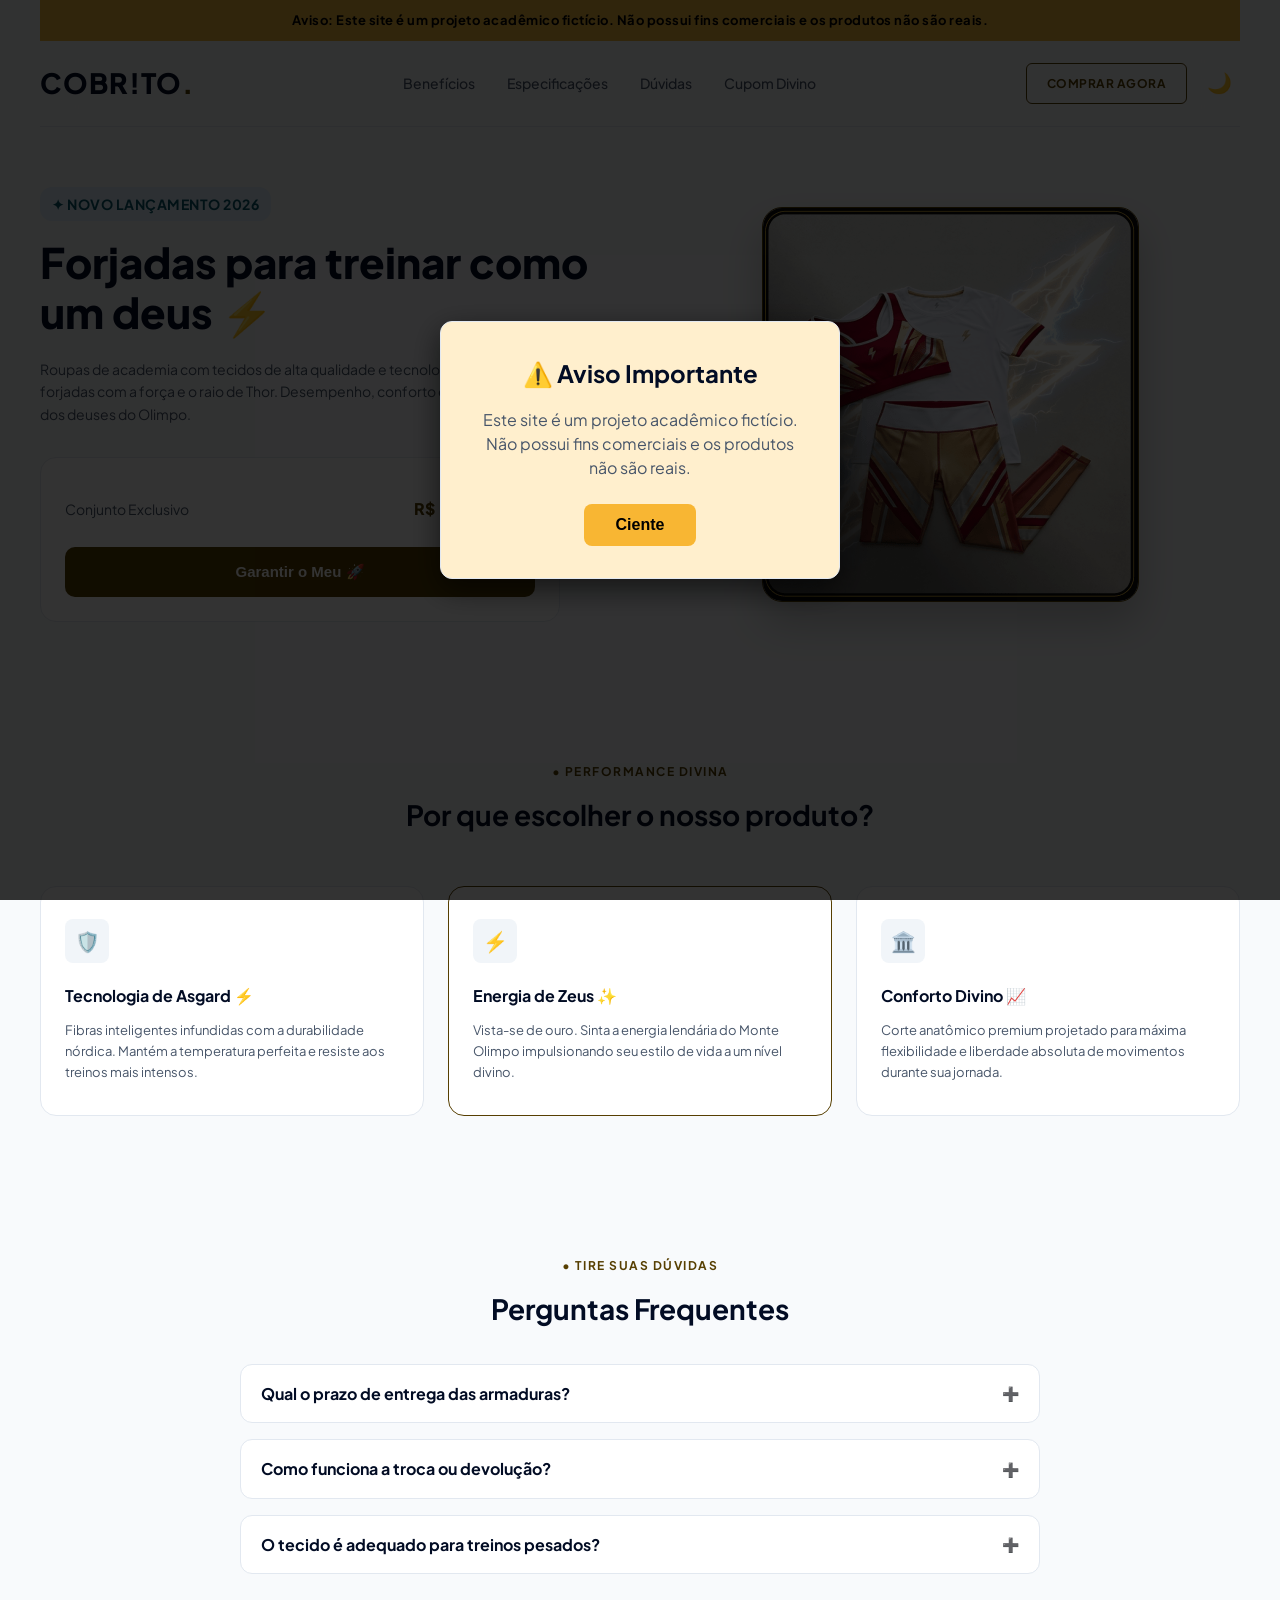
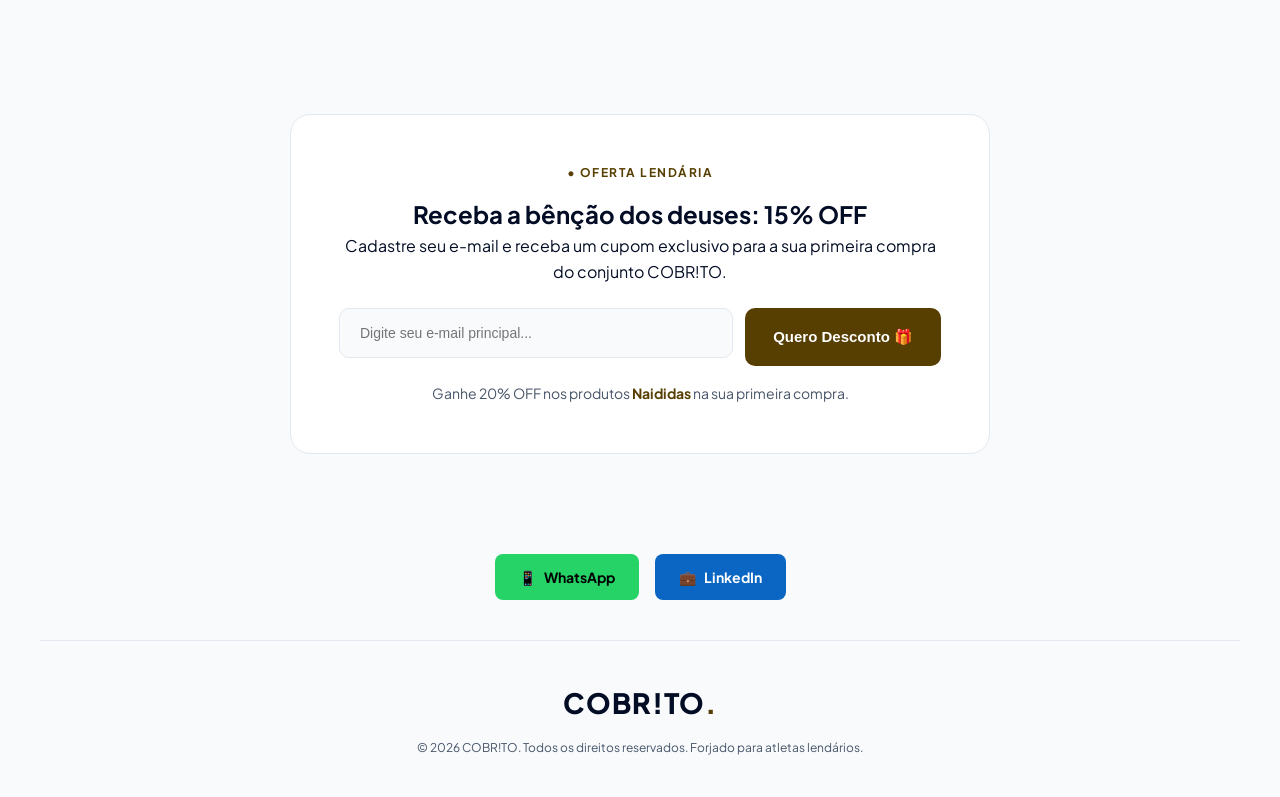
<file: index.html>
<!DOCTYPE html>
<html lang="pt-BR">
<head>
  <meta charset="UTF-8">
  <meta name="viewport" content="width=device-width, initial-scale=1.0">
  <title>COBR!TO - Treine como um deus</title>

  <!-- 🔍 META DESCRIPTION -->
  <meta name="description" content="Descubra a linha exclusiva de roupas de academia COBR!TO. Tecidos de alta tecnologia, conforto e estilo divino inspirados em Asgard.">

  <!-- Meta Tags Open Graph -->
  <meta property="og:type" content="website">
  <meta property="og:title" content="COBR!TO — Roupas de Academia Forjadas para Deuses">
  <meta property="og:description" content="Tecnologia de Asgard e desempenho do Olimpo. Garanta seu conjunto exclusivo com desconto de lançamento!">
  <meta property="og:image" content="https://seu-site.vercel.app/conjunto_de_roupas.PNG">
  <meta property="og:url" content="https://seu-site.vercel.app">

  <!-- Favicon -->
  <link rel="icon" type="image/svg+xml" href="data:image/svg+xml,<svg xmlns='http://www.w3.org/2000/svg' viewBox='0 0 100 100'><text y='.9em' font-size='90'>⚡</text></svg>">

  <!-- Fonts -->
  <link rel="preconnect" href="https://fonts.googleapis.com">
  <link rel="preconnect" href="https://fonts.gstatic.com" crossorigin>
  <link href="https://fonts.googleapis.com/css2?family=Plus+Jakarta+Sans:wght@400;500;600;700;800&display=swap" rel="stylesheet">

  <link rel="stylesheet" href="style.css">
  <script src="script.js" defer></script>

  <!-- Meta Tags essenciais para o Google ler seu site -->
  <title>TechFlow — Aumente sua Produtividade</title>
  <meta name="description" content="TechFlow: Aumente sua produtividade em até 3x com automação inteligente. Teste grátis.">
  <meta name="robots" content="index, follow">

  <meta name="google-site-verification" content="ab0u-xZXyLXBGcsTQ-Dz11cLEeRWEC3vOrVGtuDSqrc" />
  
</head>
<body>

<!-- POP-UP DE AVISO ACADÊMICO -->
<div id="academic-popup" class="popup-overlay">
    <div class="popup-content">
        <h3>⚠️ Aviso Importante</h3>
        <p>Este site é um projeto acadêmico fictício. Não possui fins comerciais e os produtos não são reais.</p>
        <button id="close-popup">Ciente</button>
    </div>
</div>

  <!-- FAIXA DE AVISO ACADÊMICO -->
  <div class="academic-banner">
    Aviso: Este site é um projeto acadêmico fictício. Não possui fins comerciais e os produtos não são reais.
  </div>


  <!-- 📌 CABEÇALHO COM NAVEGAÇÃO -->
  <header class="header">
    <a href="#" class="logo">COBR!TO<span>.</span></a>
    
    <!-- Navegação -->
    <nav class="nav" id="header-nav">
      <a href="#beneficios">Benefícios</a>
      <a href="#especificacoes">Especificações</a>
      <a href="#faq">Dúvidas</a>
      <a href="#desconto">Cupom Divino</a>
    </nav>

    <!-- 🟡 BOTÃO DE TEMA E MENU MOBILE -->
    <div class="header-actions">
      <a href="#comprar" class="btn-header" aria-label="Comprar o conjunto de roupa">COMPRAR AGORA</a>
      
      <!-- Botão para Alternar Tema -->
      <button id="theme-toggle" class="btn-icon" aria-label="Alternar Tema">
        <span class="theme-icon">🌙</span>
      </button>

      <!-- Botão Hambúrguer para Telas Menores -->
      <button id="menu-toggle" class="btn-icon btn-menu" aria-label="Abrir Menu">
        <span class="hamburger">☰</span>
      </button>
    </div>
  </header>

  <!-- 🚀 SEÇÃO HERO -->
  <main id="especificacoes">
    <section class="hero" id="comprar">
      <div class="hero-content">
        <span class="badge">✦ NOVO LANÇAMENTO 2026</span>
        <h1>Forjadas para treinar como um deus ⚡</h1>
        <p class="description">
          Roupas de academia com tecidos de alta qualidade e tecnologia de Asgard, forjadas com a força e o raio de Thor. Desempenho, conforto e estilo dignos dos deuses do Olimpo.
        </p>

        <!-- CARD DE CHECKOUT -->
        <div class="card-checkout">
          <div class="checkout-header">
            <span class="product-name">Conjunto Exclusivo</span>
            <div class="price"><span class="currency">R$</span> 359,99</div>
          </div>
          <button class="btn-primary">Garantir o Meu 🚀</button>
        </div>
      </div>

      <!-- IMAGEM DO PRODUTO -->
      <div class="hero-image">
        <figure class="image-wrapper">
          <img src="conjunto_de_roupas.PNG" alt="Conjunto de Roupa de Academia COBR!TO em Ouro, Branco e Prata" fetchpriority="high">
          <figcaption class="sr-only">Conjunto de roupa de alta performance COBR!TO</figcaption>
        </figure>
      </div>
    </section>

    <!-- 🎁 SEÇÃO DE BENEFÍCIOS -->
    <section class="benefits-section" id="beneficios">
      <div class="benefits-header">
        <span class="section-tag">• PERFORMANCE DIVINA</span>
        <h2 class="section-title">Por que escolher o nosso produto?</h2>
      </div>

      <div class="benefits-grid">
        <article class="card-benefit">
          <div class="icon-box">🛡️</div>
          <h3>Tecnologia de Asgard ⚡</h3>
          <p>Fibras inteligentes infundidas com a durabilidade nórdica. Mantém a temperatura perfeita e resiste aos treinos mais intensos.</p>
        </article>

        <article class="card-benefit card-benefit--featured">
          <div class="icon-box">⚡</div>
          <h3>Energia de Zeus ✨</h3>
          <p>Vista-se de ouro. Sinta a energia lendária do Monte Olimpo impulsionando seu estilo de vida a um nível divino.</p>
        </article>

        <article class="card-benefit">
          <div class="icon-box">🏛️</div>
          <h3>Conforto Divino 📈</h3>
          <p>Corte anatômico premium projetado para máxima flexibilidade e liberdade absoluta de movimentos durante sua jornada.</p>
        </article>
      </div>
    </section>

    <!-- ❓ SEÇÃO FAQ -->
    <section class="faq-section" id="faq">
      <div class="faq-container">
        <span class="section-tag">• TIRE SUAS DÚVIDAS</span>
        <h2 class="section-title">Perguntas Frequentes</h2>

        <div class="faq-list">
          <details class="faq-item">
            <summary class="faq-question">Qual o prazo de entrega das armaduras?</summary>
            <div class="faq-answer">
              <p>Entregamos em todo o território nacional via frete expresso em até 5 dias úteis. Para a região dos deuses, o envio é prioritário!</p>
            </div>
          </details>

          <details class="faq-item">
            <summary class="faq-question">Como funciona a troca ou devolução?</summary>
            <div class="faq-answer">
              <p>Você tem até 30 dias após o recebimento para solicitar a troca gratuita ou devolução do produto caso não sirva perfeitamente.</p>
            </div>
          </details>

          <details class="faq-item">
            <summary class="faq-question">O tecido é adequado para treinos pesados?</summary>
            <div class="faq-answer">
              <p>Sim! Nossas peças contam com fibras de alta resistência e tecnologia antisuor, projetadas para suportar cargas extremas e atrito sem desgastar.</p>
            </div>
          </details>
        </div>
      </div>
    </section>

    <!-- 📩 CAPTURA DE LEADS -->
    <section class="newsletter" id="desconto">
      <div class="newsletter-container">
        <span class="section-tag">• OFERTA LENDÁRIA</span>
        <h2>Receba a bênção dos deuses: 15% OFF</h2>
        <p>Cadastre seu e-mail e receba um cupom exclusivo para a sua primeira compra do conjunto COBR!TO.</p>
        
        <form class="newsletter-form" action="#" method="POST">
          <div class="newsletter-field">
            <label for="email-input" class="sr-only">Seu e-mail principal</label>
            <input type="email" id="email-input" class="newsletter-input" placeholder="Digite seu e-mail principal..." required>
          </div>
          <button type="submit" class="btn-primary btn-newsletter">Quero Desconto 🎁</button>
        </form>
        <p style="margin-top: 16px; color: var(--color-text-muted); font-size: 14px;">
          Ganhe 20% OFF nos produtos <a href="https://naididas.netlify.app/" target="_blank" style="color: var(--color-primary); text-decoration: none;"><strong>Naididas</strong></a> na sua primeira compra.
        </p>
      </div>
    </section>

  <!-- 📲 CONTATO / REDES SOCIAIS -->
  <div class="social-contact">
    <a href="https://wa.me/5500000000000" target="_blank" rel="noopener noreferrer" class="btn-social btn-whatsapp">
      <span>📱</span> WhatsApp
    </a>
    <a href="https://linkedin.com/in/seu-perfil" target="_blank" rel="noopener noreferrer" class="btn-social btn-linkedin">
      <span>💼</span> LinkedIn
    </a>
  </div>

  <!-- 🦶 RODAPÉ -->
  <footer class="footer">
    <div class="footer-logo">COBR!TO<span>.</span></div>
    <p>© 2026 COBR!TO. Todos os direitos reservados. Forjado para atletas lendários.</p>
  </footer>

</body>
</html>
</file>
<file: style.css>
/* ====================================================================
1. VARIÁVEIS CSS (:root) - MODO ESCURO PADRÃO
=====================================================================*/
:root {
  --bg-main: #0B0C0E;
  --bg-card: #121418;
  --bg-card-hover: #1A1D24;
  --bg-glass: rgba(11, 12, 14, 0.8);
  
  --color-primary: #D4A338;
  --color-primary-hover: #F0B83E;
  --color-accent: #1DB9C3;
  --bg-accent: #0E2938;
  
  --color-text: #FFFFFF;
  --color-text-muted: #8E9299;
  --color-border: #1E2229;

  --font-main: 'Plus Jakarta Sans', sans-serif;
  --radius-sm: 8px;
  --radius-md: 12px;
  --radius-lg: 16px;
  --radius-full: 999px;
  --transition: all 0.3s cubic-bezier(0.4, 0, 0.2, 1);
}

/* ====================================================================
🎨 ADAPTABILIDADE: MODO CLARO AUTOMÁTICO (prefers-color-scheme)
=====================================================================*/
@media (prefers-color-scheme: light) {
  :root {
    --bg-main: #F8FAFC;
    --bg-card: #FFFFFF;
    --bg-card-hover: #F1F5F9;
    --bg-glass: rgba(248, 250, 252, 0.85);
    
    --color-primary: #573f02;
    --color-primary-hover: #7e5806;
    --color-accent: #04566b;
    --bg-accent: #E0F2FE;
    
    --color-text: #020c24;
    --color-text-muted: #475569;
    --color-border: #E2E8F0;
  }
}

/* 🎨 CLASSE MANUAL PARA LIGHT MODE (Sobrescreve variáveis via JS) */
body.light-theme {
  --bg-main: #f8fafc;
  --bg-card: #ffffff;
  --bg-glass: rgba(255, 255, 255, 0.85);
  --color-text: #0f172a;
  --color-text-muted: #475569;
  --color-border: #e2e8f0;
}

/* 🎨 CLASSE MANUAL PARA DARK MODE (Força o escuro mesmo se o Windows for claro) */
body.dark-theme {
  --bg-main: #0B0C0E;
  --bg-card: #121418;
  --bg-glass: rgba(11, 12, 14, 0.8);
  --color-text: #FFFFFF;
  --color-text-muted: #8E9299;
  --color-border: #1E2229;
}

/* Reset universal */
* {
  margin: 0;
  padding: 0;
  box-sizing: border-box;
}

html {
  scroll-behavior: smooth;
  scroll-padding-top: 90px;
  font-family: var(--font-main);
  /* As cores de fundo foram movidas daqui para o body para o JS funcionar */
}

body {
  /* Cores e transições aplicadas diretamente no body */
  background-color: var(--bg-main);
  color: var(--color-text);
  transition: background-color 0.3s ease, color 0.3s ease;
  
  line-height: 1.6;
  max-width: 1440px;
  margin: 0 auto;
  padding: 0 40px;
  overflow-x: hidden;
}

.sr-only {
  position: absolute;
  width: 1px;
  height: 1px;
  padding: 0;
  margin: -1px;
  overflow: hidden;
  clip: rect(0, 0, 0, 0);
  border: 0;
}

/* ====================================================================
2. CABEÇALHO FIXO & AÇÕES
=================================================================== */
.header {
  position: sticky;
  top: 0;
  z-index: 1000;
  display: flex;
  justify-content: space-between;
  align-items: center;
  padding: 20px 0;
  background: var(--bg-glass);
  backdrop-filter: blur(16px);
  -webkit-backdrop-filter: blur(16px);
  border-bottom: 1px solid var(--color-border);
}

.logo, .footer-logo {
  font-size: 28px;
  font-weight: 800;
  letter-spacing: 1px;
  color: var(--color-text);
  text-decoration: none;
}

.logo span, .footer-logo span {
  color: var(--color-primary);
}

.nav {
  display: flex;
  gap: 32px;
}

.nav a {
  color: var(--color-text-muted);
  text-decoration: none;
  font-size: 14px;
  font-weight: 500;
  transition: var(--transition);
}

.nav a:hover {
  color: var(--color-primary);
}

.header-actions {
  display: flex;
  align-items: center;
  gap: 12px;
}

.btn-header {
  border: 1px solid var(--color-primary);
  color: var(--color-primary);
  padding: 10px 20px;
  border-radius: 6px;
  text-decoration: none;
  font-size: 12px;
  font-weight: 700;
  letter-spacing: 0.5px;
  transition: var(--transition);
}

.btn-header:hover {
  background-color: var(--color-primary);
  color: var(--bg-main);
  box-shadow: 0 0 15px rgba(133, 92, 5, 0.4);
}

.btn-icon {
  background: transparent;
  border: none;
  font-size: 1.25rem;
  cursor: pointer;
  padding: 8px;
  color: var(--color-text);
  transition: var(--transition);
}

.btn-icon:hover {
  color: var(--color-primary);
  transform: scale(1.1);
}

.btn-menu {
  display: none;
}
/* ====================================================================
   FAIXA DE AVISO ACADÊMICO (CORRIGIDA)
=================================================================== */
.academic-banner {
  background-color: #F0B83E;
  color: #000000;
  text-align: center;
  padding: 10px 20px;
  font-size: 13px;
  font-weight: 700;
  margin: 0; /* Corrigido: remove a margem negativa que quebrava o layout */
  box-sizing: border-box; /* Garante que o padding não expanda a faixa para fora da tela */
  position: relative;
  z-index: 1002;
  letter-spacing: 0.5px;
}

/* Ajuste da faixa para telas menores (Celulares) */
@media (max-width: 768px) {
  .academic-banner {
    font-size: 12px;
    padding: 10px 16px;
  }
}

/* ====================================================================
3. SEÇÃO HERO
=================================================================== */
.hero {
  display: grid;
  grid-template-columns: 1fr 1fr;
  gap: 40px;
  align-items: center;
  padding: 60px 0 80px;
}

.badge {
  background-color: var(--bg-accent);
  color: var(--color-accent);
  font-size: 14px;
  font-weight: 700;
  padding: 6px 12px;
  border-radius: 12px;
  letter-spacing: 0.5px;
  display: inline-block;
}

.hero-content h1 {
  font-size: 42px;
  font-weight: 800;
  line-height: 1.2;
  margin: 16px 0 20px;
  color: var(--color-text);
}

.description {
  color: var(--color-text-muted);
  font-size: 14px;
  line-height: 1.6;
  margin-bottom: 32px;
  max-width: 500px;
}

.card-checkout {
  background-color: var(--bg-card);
  border: 1px solid var(--color-border);
  border-radius: var(--radius-lg);
  padding: 24px;
  max-width: 520px;
  transition: var(--transition);
}

.checkout-header {
  display: flex;
  justify-content: space-between;
  align-items: baseline;
  margin-bottom: 20px;
}

.product-name {
  color: var(--color-text-muted);
  font-size: 14px;
}

.price {
  font-size: 28px;
  font-weight: 800;
}

.currency {
  color: var(--color-primary);
  font-size: 16px;
}

.btn-primary {
  width: 100%;
  background-color: var(--color-primary);
  color: #FFFFFF;
  border: none;
  padding: 16px;
  border-radius: 10px;
  font-size: 15px;
  font-weight: 700;
  cursor: pointer;
  transition: var(--transition);
}

.btn-primary:hover {
  background-color: var(--color-primary-hover);
  transform: translateY(-2px);
  box-shadow: 0 8px 20px rgba(212, 163, 56, 0.3);
}

.hero-image {
  display: flex;
  justify-content: center;
}

.image-wrapper {
  border: 1px solid var(--color-primary);
  border-radius: 20px;
  overflow: hidden;
  max-width: 100%;
  box-shadow: 0 20px 40px rgba(0, 0, 0, 0.2);
  transition: var(--transition);
}

.image-wrapper img {
  width: 100%;
  height: auto;
  display: block;
}

/* ====================================================================
4. BENEFÍCIOS (GRID)
=================================================================== */
.benefits-section {
  text-align: center;
  padding: 60px 0 80px;
}

.benefits-header {
  margin-bottom: 48px;
}

.section-tag {
  color: var(--color-primary);
  font-size: 12px;
  font-weight: 700;
  letter-spacing: 1.5px;
  margin-bottom: 12px;
  display: block;
}

.section-title {
  font-size: 28px;
  font-weight: 700;
  color: var(--color-text);
}

.benefits-grid {
  display: grid;
  grid-template-columns: repeat(auto-fit, minmax(280px, 1fr));
  gap: 24px;
}

.card-benefit {
  background-color: var(--bg-card);
  border: 1px solid var(--color-border);
  border-radius: var(--radius-lg);
  padding: 32px 24px;
  text-align: left;
  display: flex;
  flex-direction: column;
  align-items: flex-start;
  transition: var(--transition);
}

.card-benefit:hover {
  transform: translateY(-8px);
  border-color: var(--color-primary);
  box-shadow: 0 12px 30px rgba(212, 163, 56, 0.15);
}

.card-benefit--featured {
  border-color: var(--color-primary);
}

.icon-box {
  background-color: var(--bg-card-hover);
  width: 44px;
  height: 44px;
  border-radius: 8px;
  display: flex;
  align-items: center;
  justify-content: center;
  font-size: 20px;
  margin-bottom: 20px;
}

.card-benefit h3 {
  font-size: 16px;
  font-weight: 700;
  margin-bottom: 12px;
  color: var(--color-text);
}

.card-benefit p {
  color: var(--color-text-muted);
  font-size: 13px;
  line-height: 1.6;
}

/* ====================================================================
5. FAQ ACCORDION (<DETAILS> E <SUMMARY>)
=================================================================== */
.faq-section {
  padding: 60px 0 80px;
}

.faq-container {
  max-width: 800px;
  margin: 0 auto;
  text-align: center;
}

.faq-list {
  margin-top: 32px;
  text-align: left;
  display: flex;
  flex-direction: column;
  gap: 16px;
}

.faq-item {
  background-color: var(--bg-card);
  border: 1px solid var(--color-border);
  border-radius: var(--radius-md);
  padding: 16px 20px;
  transition: var(--transition);
}

.faq-item[open] {
  border-color: var(--color-primary);
}

.faq-question {
  font-weight: 700;
  font-size: 16px;
  color: var(--color-text);
  cursor: pointer;
  list-style: none;
  display: flex;
  justify-content: space-between;
  align-items: center;
}

.faq-question::-webkit-details-marker {
  display: none;
}

.faq-question::after {
  content: '➕';
  font-size: 14px;
  transition: transform 0.3s ease;
}

.faq-item[open] .faq-question::after {
  content: '➖';
}

.faq-answer {
  margin-top: 12px;
  padding-top: 12px;
  border-top: 1px solid var(--color-border);
  color: var(--color-text-muted);
  font-size: 14px;
  line-height: 1.6;
}

/* ====================================================================
6. CAPTURA DE LEADS (NEWSLETTER)
=================================================================== */
.newsletter {
  padding: 60px 0 80px;
}

.newsletter-container {
  background-color: var(--bg-card);
  border: 1px solid var(--color-border);
  border-radius: 20px;
  padding: 48px;
  text-align: center;
  max-width: 700px;
  margin: 0 auto;
}

.newsletter-form {
  display: flex;
  gap: 12px;
  margin-top: 24px;
  justify-content: center;
}

.newsletter-field {
  flex: 1;
}

.newsletter-input {
  width: 100%;
  padding: 16px 20px;
  border-radius: 10px;
  border: 1px solid var(--color-border);
  background-color: var(--bg-main);
  color: var(--color-text);
  font-size: 14px;
  outline: none;
  transition: var(--transition);
}

.newsletter-input:focus {
  border-color: var(--color-primary);
}

.btn-newsletter {
  width: auto;
  padding: 16px 28px;
  white-space: nowrap;
}

/* ====================================================================
7. CONTATO E REDES SOCIAIS
=================================================================== */
.social-contact {
  display: flex;
  justify-content: center;
  align-items: center;
  gap: 16px;
  padding: 20px 0 40px;
  width: 100%;
}

.btn-social {
  display: inline-flex;
  align-items: center;
  gap: 8px;
  padding: 12px 24px;
  border-radius: var(--radius-sm);
  font-size: 14px;
  font-weight: 700;
  text-decoration: none;
  transition: var(--transition);
}

.btn-whatsapp {
  background-color: #25D366;
  color: #000000;
}

.btn-linkedin {
  background-color: #0A66C2;
  color: #FFFFFF;
}

/* ====================================================================
8. RODAPÉ
=================================================================== */
.footer {
  text-align: center;
  padding: 40px 0;
  border-top: 1px solid var(--color-border);
}

.footer p {
  color: var(--color-text-muted);
  font-size: 12px;
  margin-top: 12px;
}

/* ====================================================================
📱 9. MEDIA QUERIES (RESPONSIVIDADE GERAL)
==================================================================== */
@media (max-width: 768px) {
  body {
    padding: 0 16px;
  }

  /* Controle do Menu Mobile */
  .btn-menu {
    display: inline-block;
  }

  .header-actions .btn-header {
    display: none;
  }

  .nav {
    display: none; 
    position: absolute;
    top: 100%;
    left: 0;
    width: 100%;
    background: var(--bg-card);
    flex-direction: column;
    padding: 20px;
    border-bottom: 1px solid var(--color-border);
    box-shadow: 0 10px 20px rgba(0, 0, 0, 0.1);
  }

  .nav.nav--active {
    display: flex;
  }

  .nav a {
    padding: 12px 0;
    font-size: 16px;
    border-bottom: 1px solid var(--color-border);
  }

  .nav a:last-child {
    border-bottom: none;
  }

  /* Hero Section */
  .hero {
    grid-template-columns: 1fr;
    text-align: center;
    padding-top: 20px;
    gap: 32px;
  }

  .description {
    margin-left: auto;
    margin-right: auto;
  }

  .card-checkout {
    margin: 0 auto;
  }

  /* Newsletter */
  .newsletter-form {
    flex-direction: column;
  }

  .btn-newsletter {
    width: 100%;
  }

  /* Social */
  .social-contact {
    flex-direction: column;
  }
  
  .btn-social {
    width: 100%;
    justify-content: center;
  }
}

/* ====================================================================
   POP-UP DE AVISO ACADÊMICO
=================================================================== */
.popup-overlay {
    position: fixed;
    top: 0;
    left: 0;
    width: 100vw;
    height: 100vh;
    background-color: rgba(0, 0, 0, 0.8);
    display: flex;
    justify-content: center;
    align-items: center;
    z-index: 9999; /* Fica acima de tudo no site */
    opacity: 0;
    visibility: hidden;
    transition: opacity 0.3s ease, visibility 0.3s ease;
}

/* Classe adicionada pelo JS para mostrar o pop-up */
.popup-overlay.show {
    opacity: 1;
    visibility: visible;
}

.popup-content {
    background-color: #ffefcd;
    padding: 32px;
    border-radius: 12px;
    text-align: center;
    max-width: 400px;
    width: 90%;
    border: 1px solid var(--color-border);
    box-shadow: 0 10px 30px rgba(0,0,0,0.6);
    transform: translateY(-20px);
    transition: transform 0.3s ease;
}

.popup-overlay.show .popup-content {
    transform: translateY(0);
}

.popup-content h3 {
    margin-bottom: 16px;
    color: var(--color-text);
    font-size: 1.5rem;
}

.popup-content p {
    margin-bottom: 24px;
    color: var(--color-text-muted);
    line-height: 1.5;
}

.popup-content button {
    background-color: #f8b633;
    color: #000;
    border: none;
    padding: 12px 32px;
    font-size: 1rem;
    font-weight: 700;
    border-radius: 8px;
    cursor: pointer;
    transition: transform 0.2s ease, filter 0.2s ease;
}

.popup-content button:hover {
    transform: scale(1.05);
    filter: brightness(1.1);
}
</file>
